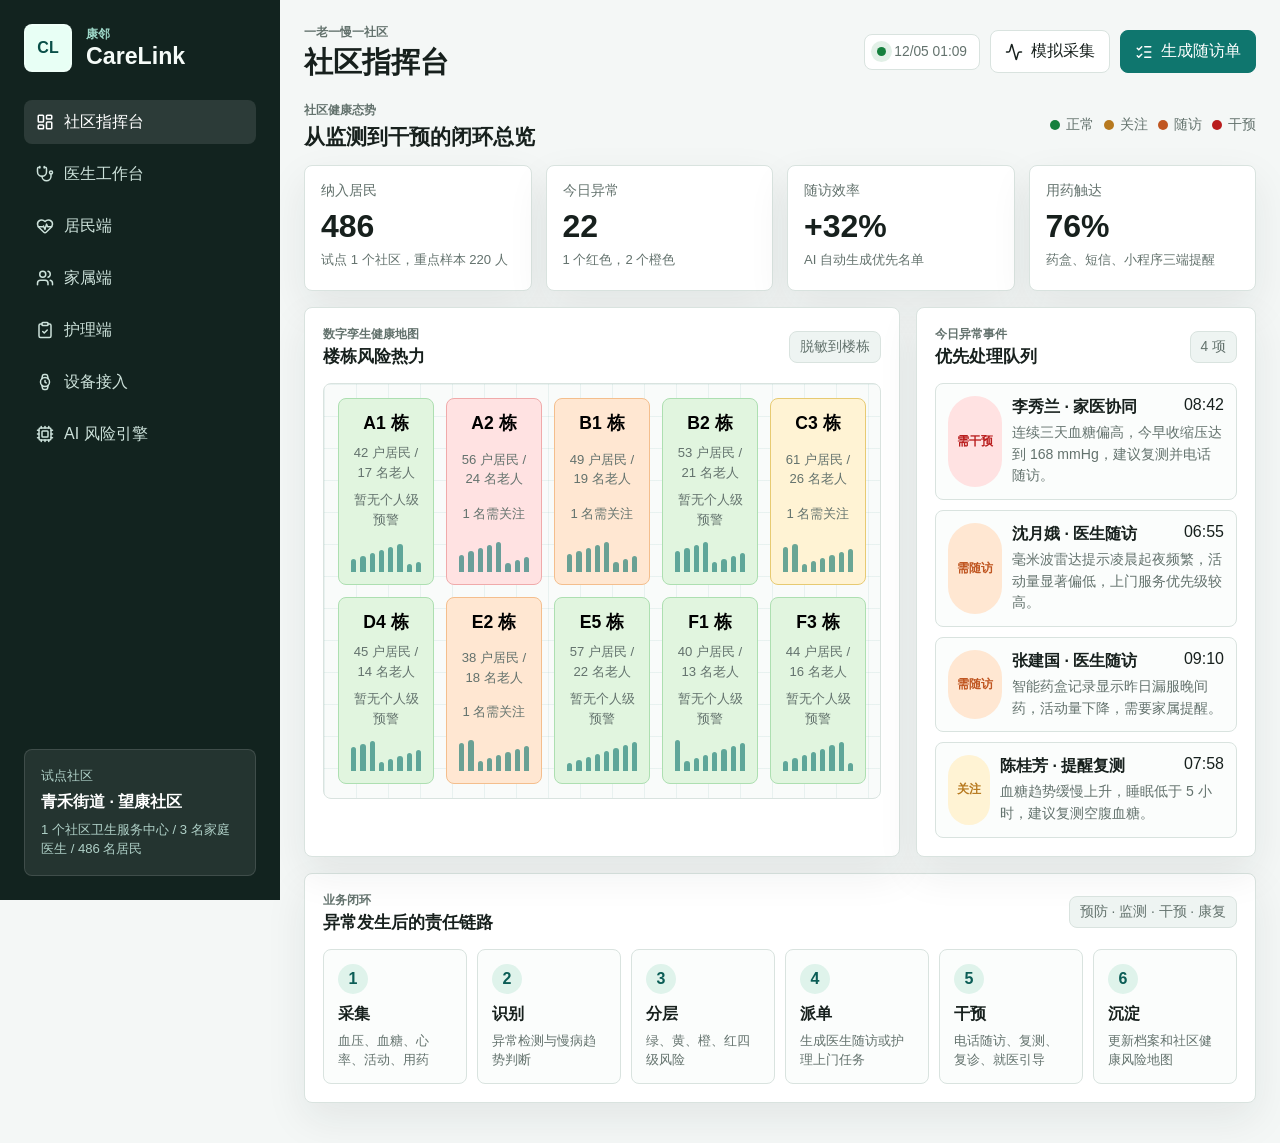
<file: index.html>
<!doctype html>
<html lang="zh-CN">
  <head>
    <meta charset="utf-8" />
    <meta name="viewport" content="width=device-width, initial-scale=1" />
    <title>康邻 CareLink - 社区智慧健康闭环平台</title>
    <link rel="stylesheet" href="./styles.css" />
    <script defer src="./vendor/lucide.min.js"></script>
    <script defer src="./app.js"></script>
  </head>
  <body>
    <div class="app-shell">
      <aside class="sidebar" aria-label="主导航">
        <div class="brand">
          <div class="brand-mark" aria-hidden="true">CL</div>
          <div>
            <p class="brand-eyebrow">康邻</p>
            <h1>CareLink</h1>
          </div>
        </div>

        <nav class="nav-list">
          <button class="nav-item is-active" type="button" data-view-target="command">
            <i data-lucide="layout-dashboard"></i><span>社区指挥台</span>
          </button>
          <button class="nav-item" type="button" data-view-target="doctor">
            <i data-lucide="stethoscope"></i><span>医生工作台</span>
          </button>
          <button class="nav-item" type="button" data-view-target="resident">
            <i data-lucide="heart-pulse"></i><span>居民端</span>
          </button>
          <button class="nav-item" type="button" data-view-target="family">
            <i data-lucide="users"></i><span>家属端</span>
          </button>
          <button class="nav-item" type="button" data-view-target="nursing">
            <i data-lucide="clipboard-check"></i><span>护理端</span>
          </button>
          <button class="nav-item" type="button" data-view-target="devices">
            <i data-lucide="watch"></i><span>设备接入</span>
          </button>
          <button class="nav-item" type="button" data-view-target="engine">
            <i data-lucide="cpu"></i><span>AI 风险引擎</span>
          </button>
        </nav>

        <div class="sidebar-panel">
          <p>试点社区</p>
          <strong>青禾街道 · 望康社区</strong>
          <span>1 个社区卫生服务中心 / 3 名家庭医生 / 486 名居民</span>
        </div>
      </aside>

      <main class="main">
        <header class="topbar">
          <div>
            <p class="section-kicker">一老一慢一社区</p>
            <h2 id="viewTitle">社区指挥台</h2>
          </div>
          <div class="topbar-actions">
            <div class="live-badge">
              <span class="pulse-dot"></span>
              <span id="clockText">实时演示</span>
            </div>
            <button class="icon-button" type="button" id="simulateBtn" aria-label="模拟采集">
              <i data-lucide="activity"></i>
              <span>模拟采集</span>
            </button>
            <button class="icon-button primary" type="button" id="taskBtn" aria-label="生成随访单">
              <i data-lucide="list-checks"></i>
              <span>生成随访单</span>
            </button>
          </div>
        </header>

        <section class="view is-active" data-view="command" aria-labelledby="commandTitle">
          <div class="view-heading">
            <div>
              <p class="section-kicker">社区健康态势</p>
              <h3 id="commandTitle">从监测到干预的闭环总览</h3>
            </div>
            <div class="risk-legend" aria-label="风险等级说明">
              <span><b class="dot green"></b>正常</span>
              <span><b class="dot yellow"></b>关注</span>
              <span><b class="dot orange"></b>随访</span>
              <span><b class="dot red"></b>干预</span>
            </div>
          </div>

          <div class="metric-grid" id="metricGrid"></div>

          <div class="dashboard-grid">
            <section class="panel map-panel">
              <div class="panel-header">
                <div>
                  <p class="section-kicker">数字孪生健康地图</p>
                  <h4>楼栋风险热力</h4>
                </div>
                <span class="panel-tag">脱敏到楼栋</span>
              </div>
              <div class="community-map" id="communityMap" aria-label="社区楼栋风险地图"></div>
            </section>

            <section class="panel">
              <div class="panel-header">
                <div>
                  <p class="section-kicker">今日异常事件</p>
                  <h4>优先处理队列</h4>
                </div>
                <span class="panel-tag" id="queueCount">0 项</span>
              </div>
              <div class="alert-list" id="alertList"></div>
            </section>
          </div>

          <section class="panel loop-panel">
            <div class="panel-header">
              <div>
                <p class="section-kicker">业务闭环</p>
                <h4>异常发生后的责任链路</h4>
              </div>
              <span class="panel-tag">预防 · 监测 · 干预 · 康复</span>
            </div>
            <div class="loop-steps" id="loopSteps"></div>
          </section>
        </section>

        <section class="view" data-view="doctor" aria-labelledby="doctorTitle">
          <div class="view-heading">
            <div>
              <p class="section-kicker">家庭医生工作台</p>
              <h3 id="doctorTitle">AI 辅助分层，医生负责干预</h3>
            </div>
            <div class="segmented" role="group" aria-label="患者筛选">
              <button type="button" class="segment is-active" data-filter="all">全部</button>
              <button type="button" class="segment" data-filter="red">红色</button>
              <button type="button" class="segment" data-filter="orange">橙色</button>
              <button type="button" class="segment" data-filter="yellow">黄色</button>
            </div>
          </div>

          <div class="doctor-grid">
            <aside class="patient-list panel" id="patientList" aria-label="居民列表"></aside>
            <section class="panel case-panel" id="casePanel"></section>
            <section class="panel task-panel">
              <div class="panel-header">
                <div>
                  <p class="section-kicker">随访任务</p>
                  <h4>今日待办</h4>
                </div>
                <span class="panel-tag" id="taskSummary">0 待处理</span>
              </div>
              <div class="task-list" id="taskList"></div>
            </section>
          </div>
        </section>

        <section class="view" data-view="resident" aria-labelledby="residentTitle">
          <div class="view-heading">
            <div>
              <p class="section-kicker">老人模式</p>
              <h3 id="residentTitle">今天是否安全，一眼看清</h3>
            </div>
            <button class="icon-button danger" type="button" id="helpBtn">
              <i data-lucide="phone-call"></i>
              <span>一键求助</span>
            </button>
          </div>

          <div class="resident-grid">
            <section class="resident-status panel" id="residentStatus"></section>
            <section class="panel">
              <div class="panel-header">
                <div>
                  <p class="section-kicker">今日事项</p>
                  <h4>服药与复测</h4>
                </div>
                <span class="panel-tag">大字模式</span>
              </div>
              <div class="large-actions" id="largeActions"></div>
            </section>
            <section class="panel vitals-panel">
              <div class="panel-header">
                <div>
                  <p class="section-kicker">健康趋势</p>
                  <h4>最近 7 次测量</h4>
                </div>
              </div>
              <div id="vitalCards" class="vital-cards"></div>
            </section>
          </div>
        </section>

        <section class="view" data-view="family" aria-labelledby="familyTitle">
          <div class="view-heading">
            <div>
              <p class="section-kicker">子女看护小程序</p>
              <h3 id="familyTitle">授权下的远程关怀</h3>
            </div>
            <button class="icon-button" type="button" id="voiceBtn">
              <i data-lucide="mic"></i>
              <span>语音问候</span>
            </button>
          </div>

          <div class="family-grid">
            <section class="panel family-summary" id="familySummary"></section>
            <section class="panel">
              <div class="panel-header">
                <div>
                  <p class="section-kicker">关怀时间线</p>
                  <h4>家属协同记录</h4>
                </div>
              </div>
              <div class="timeline" id="familyTimeline"></div>
            </section>
            <section class="panel consent-panel">
              <div class="panel-header">
                <div>
                  <p class="section-kicker">隐私授权</p>
                  <h4>最小必要、可撤回</h4>
                </div>
              </div>
              <div class="permission-list" id="permissionList"></div>
            </section>
          </div>
        </section>

        <section class="view" data-view="nursing" aria-labelledby="nursingTitle">
          <div class="view-heading">
            <div>
              <p class="section-kicker">上门护理服务</p>
              <h3 id="nursingTitle">把线上风险转成线下服务</h3>
            </div>
            <button class="icon-button primary" type="button" id="routeBtn">
              <i data-lucide="route"></i>
              <span>优化路线</span>
            </button>
          </div>

          <div class="nursing-grid">
            <section class="panel">
              <div class="panel-header">
                <div>
                  <p class="section-kicker">今日上门</p>
                  <h4>护理员任务</h4>
                </div>
              </div>
              <div class="visit-list" id="visitList"></div>
            </section>
            <section class="panel">
              <div class="panel-header">
                <div>
                  <p class="section-kicker">上门记录</p>
                  <h4>结构化采集</h4>
                </div>
              </div>
              <form class="service-form" id="serviceForm">
                <label>
                  <span>测量血压</span>
                  <input type="text" value="152/94 mmHg" />
                </label>
                <label>
                  <span>餐食情况</span>
                  <select>
                    <option>正常进食</option>
                    <option>食欲下降</option>
                    <option>需营养干预</option>
                  </select>
                </label>
                <label>
                  <span>居住环境</span>
                  <select>
                    <option>安全</option>
                    <option>地面湿滑</option>
                    <option>需适老化改造</option>
                  </select>
                </label>
                <button class="icon-button primary full" type="submit">
                  <i data-lucide="send"></i>
                  <span>提交给社区医生</span>
                </button>
              </form>
            </section>
            <section class="panel">
              <div class="panel-header">
                <div>
                  <p class="section-kicker">拍照清单</p>
                  <h4>药盒、饮食、环境</h4>
                </div>
              </div>
              <div class="photo-grid" id="photoGrid"></div>
            </section>
          </div>
        </section>

        <section class="view" data-view="devices" aria-labelledby="devicesTitle">
          <div class="view-heading">
            <div>
              <p class="section-kicker">Huawei Health Kit</p>
              <h3 id="devicesTitle">华为手表运动健康数据接入</h3>
            </div>
            <div class="topbar-actions">
              <button class="icon-button" type="button" id="huaweiSyncBtn">
                <i data-lucide="refresh-cw"></i>
                <span>读取真实数据</span>
              </button>
              <button class="icon-button primary" type="button" id="huaweiConnectBtn">
                <i data-lucide="link"></i>
                <span>模拟授权接入</span>
              </button>
            </div>
          </div>

          <div class="devices-grid">
            <section class="panel device-hero" id="deviceStatus"></section>

            <section class="panel">
              <div class="panel-header">
                <div>
                  <p class="section-kicker">可同步指标</p>
                  <h4>手表到健康档案</h4>
                </div>
                <span class="panel-tag">用户授权后读取</span>
              </div>
              <div class="device-metrics" id="deviceMetrics"></div>
            </section>

            <section class="panel">
              <div class="panel-header">
                <div>
                  <p class="section-kicker">接入链路</p>
                  <h4>从穿戴设备到风险引擎</h4>
                </div>
              </div>
              <div class="device-flow" id="huaweiFlow"></div>
            </section>

            <section class="panel">
              <div class="panel-header">
                <div>
                  <p class="section-kicker">数据映射</p>
                  <h4>CareLink 统一字段</h4>
                </div>
              </div>
              <pre class="payload-box" id="huaweiPayload"></pre>
            </section>

            <section class="panel">
              <div class="panel-header">
                <div>
                  <p class="section-kicker">落地要求</p>
                  <h4>上线前必须完成</h4>
                </div>
              </div>
              <div class="source-list" id="sourceList"></div>
            </section>
          </div>
        </section>

        <section class="view" data-view="engine" aria-labelledby="engineTitle">
          <div class="view-heading">
            <div>
              <p class="section-kicker">AI 风险引擎</p>
              <h3 id="engineTitle">不做诊断，做基层医疗分诊助手</h3>
            </div>
            <span class="compliance-badge">健康管理建议 · 医生最终确认</span>
          </div>

          <div class="engine-grid">
            <section class="panel">
              <div class="panel-header">
                <div>
                  <p class="section-kicker">模型输入</p>
                  <h4>连续居家数据</h4>
                </div>
              </div>
              <div class="input-stack" id="engineInputs"></div>
            </section>
            <section class="panel">
              <div class="panel-header">
                <div>
                  <p class="section-kicker">分层输出</p>
                  <h4>风险与服务优先级</h4>
                </div>
              </div>
              <div class="risk-output" id="riskOutput"></div>
            </section>
            <section class="panel">
              <div class="panel-header">
                <div>
                  <p class="section-kicker">合规边界</p>
                  <h4>数据安全与医疗责任</h4>
                </div>
              </div>
              <div class="compliance-list" id="complianceList"></div>
            </section>
          </div>
        </section>
      </main>
    </div>

    <div class="toast" id="toast" role="status" aria-live="polite"></div>
  </body>
</html>
</file>
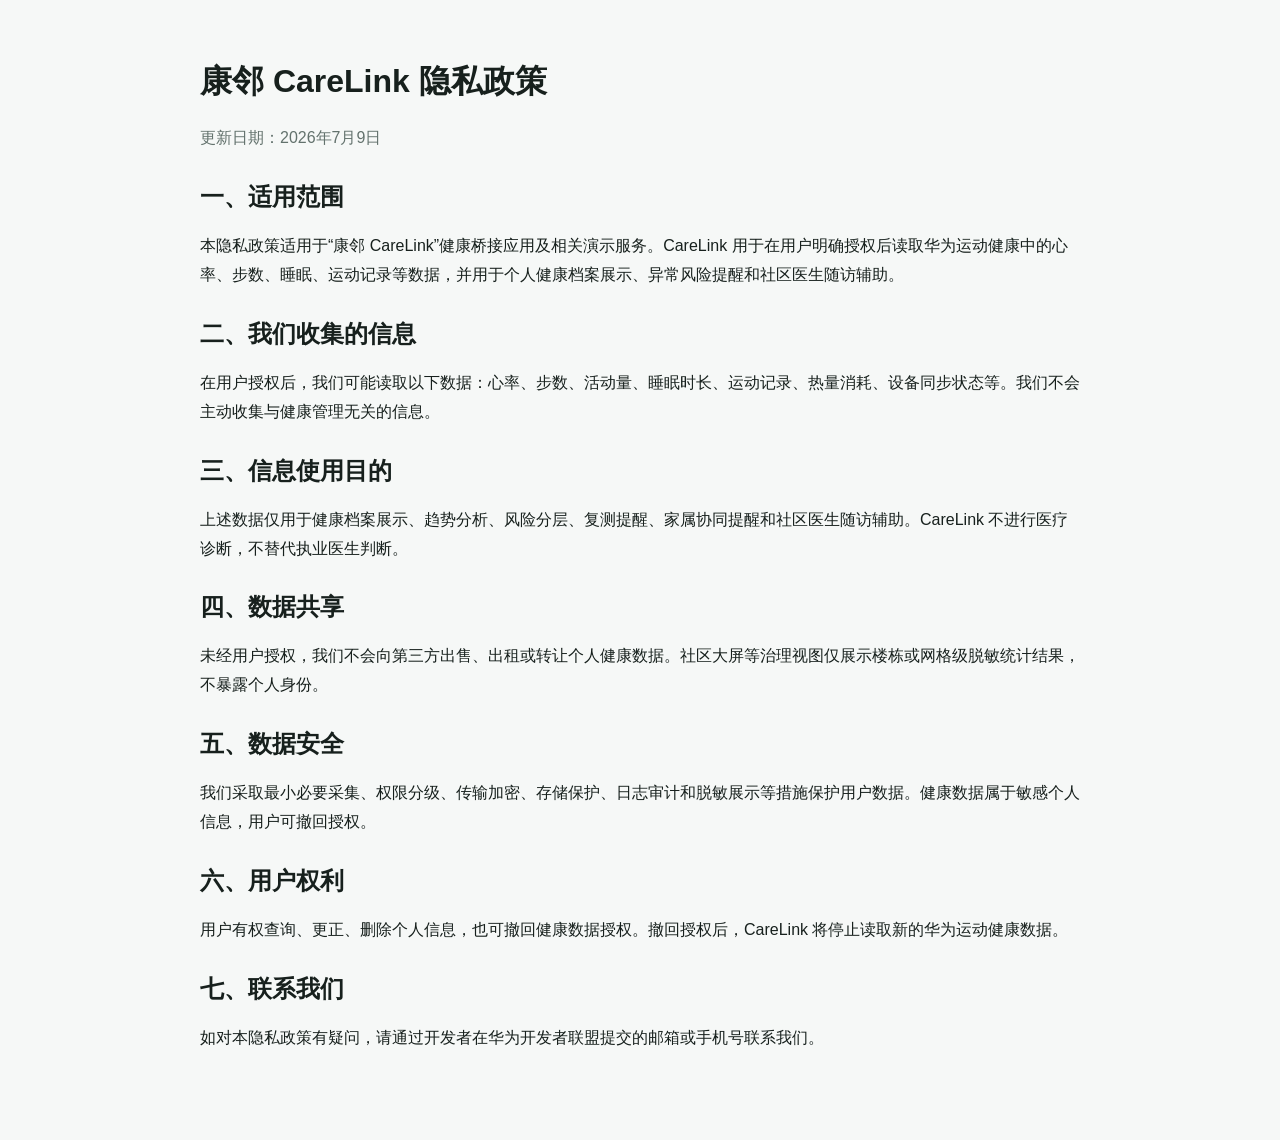
<file: legal/privacy.html>
<!doctype html>
<html lang="zh-CN">
  <head>
    <meta charset="utf-8" />
    <meta name="viewport" content="width=device-width, initial-scale=1" />
    <title>康邻 CareLink 隐私政策</title>
    <style>
      body {
        margin: 0;
        background: #f6f8f7;
        color: #17201d;
        font-family: "Microsoft YaHei", "PingFang SC", Arial, sans-serif;
        line-height: 1.8;
      }
      main {
        max-width: 880px;
        margin: 0 auto;
        padding: 40px 20px 72px;
      }
      h1,
      h2 {
        line-height: 1.3;
      }
      section {
        margin-top: 28px;
      }
      .meta {
        color: #63726d;
      }
    </style>
  </head>
  <body>
    <main>
      <h1>康邻 CareLink 隐私政策</h1>
      <p class="meta">更新日期：2026年7月9日</p>

      <section>
        <h2>一、适用范围</h2>
        <p>本隐私政策适用于“康邻 CareLink”健康桥接应用及相关演示服务。CareLink 用于在用户明确授权后读取华为运动健康中的心率、步数、睡眠、运动记录等数据，并用于个人健康档案展示、异常风险提醒和社区医生随访辅助。</p>
      </section>

      <section>
        <h2>二、我们收集的信息</h2>
        <p>在用户授权后，我们可能读取以下数据：心率、步数、活动量、睡眠时长、运动记录、热量消耗、设备同步状态等。我们不会主动收集与健康管理无关的信息。</p>
      </section>

      <section>
        <h2>三、信息使用目的</h2>
        <p>上述数据仅用于健康档案展示、趋势分析、风险分层、复测提醒、家属协同提醒和社区医生随访辅助。CareLink 不进行医疗诊断，不替代执业医生判断。</p>
      </section>

      <section>
        <h2>四、数据共享</h2>
        <p>未经用户授权，我们不会向第三方出售、出租或转让个人健康数据。社区大屏等治理视图仅展示楼栋或网格级脱敏统计结果，不暴露个人身份。</p>
      </section>

      <section>
        <h2>五、数据安全</h2>
        <p>我们采取最小必要采集、权限分级、传输加密、存储保护、日志审计和脱敏展示等措施保护用户数据。健康数据属于敏感个人信息，用户可撤回授权。</p>
      </section>

      <section>
        <h2>六、用户权利</h2>
        <p>用户有权查询、更正、删除个人信息，也可撤回健康数据授权。撤回授权后，CareLink 将停止读取新的华为运动健康数据。</p>
      </section>

      <section>
        <h2>七、联系我们</h2>
        <p>如对本隐私政策有疑问，请通过开发者在华为开发者联盟提交的邮箱或手机号联系我们。</p>
      </section>
    </main>
  </body>
</html>
</file>
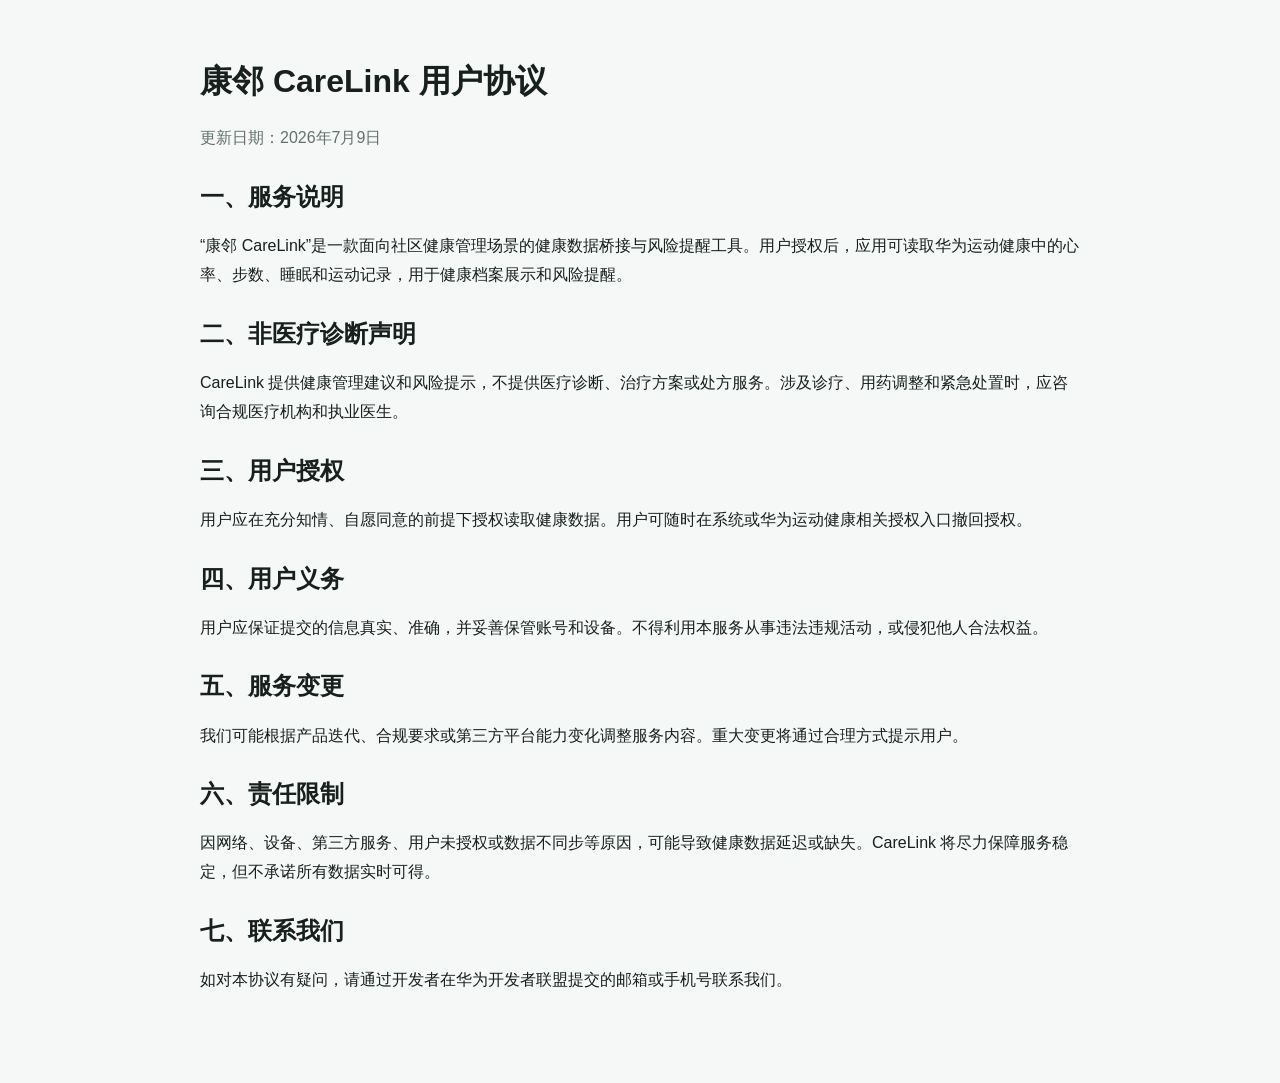
<file: legal/terms.html>
<!doctype html>
<html lang="zh-CN">
  <head>
    <meta charset="utf-8" />
    <meta name="viewport" content="width=device-width, initial-scale=1" />
    <title>康邻 CareLink 用户协议</title>
    <style>
      body {
        margin: 0;
        background: #f6f8f7;
        color: #17201d;
        font-family: "Microsoft YaHei", "PingFang SC", Arial, sans-serif;
        line-height: 1.8;
      }
      main {
        max-width: 880px;
        margin: 0 auto;
        padding: 40px 20px 72px;
      }
      h1,
      h2 {
        line-height: 1.3;
      }
      section {
        margin-top: 28px;
      }
      .meta {
        color: #63726d;
      }
    </style>
  </head>
  <body>
    <main>
      <h1>康邻 CareLink 用户协议</h1>
      <p class="meta">更新日期：2026年7月9日</p>

      <section>
        <h2>一、服务说明</h2>
        <p>“康邻 CareLink”是一款面向社区健康管理场景的健康数据桥接与风险提醒工具。用户授权后，应用可读取华为运动健康中的心率、步数、睡眠和运动记录，用于健康档案展示和风险提醒。</p>
      </section>

      <section>
        <h2>二、非医疗诊断声明</h2>
        <p>CareLink 提供健康管理建议和风险提示，不提供医疗诊断、治疗方案或处方服务。涉及诊疗、用药调整和紧急处置时，应咨询合规医疗机构和执业医生。</p>
      </section>

      <section>
        <h2>三、用户授权</h2>
        <p>用户应在充分知情、自愿同意的前提下授权读取健康数据。用户可随时在系统或华为运动健康相关授权入口撤回授权。</p>
      </section>

      <section>
        <h2>四、用户义务</h2>
        <p>用户应保证提交的信息真实、准确，并妥善保管账号和设备。不得利用本服务从事违法违规活动，或侵犯他人合法权益。</p>
      </section>

      <section>
        <h2>五、服务变更</h2>
        <p>我们可能根据产品迭代、合规要求或第三方平台能力变化调整服务内容。重大变更将通过合理方式提示用户。</p>
      </section>

      <section>
        <h2>六、责任限制</h2>
        <p>因网络、设备、第三方服务、用户未授权或数据不同步等原因，可能导致健康数据延迟或缺失。CareLink 将尽力保障服务稳定，但不承诺所有数据实时可得。</p>
      </section>

      <section>
        <h2>七、联系我们</h2>
        <p>如对本协议有疑问，请通过开发者在华为开发者联盟提交的邮箱或手机号联系我们。</p>
      </section>
    </main>
  </body>
</html>
</file>
<file: styles.css>
:root {
  --bg: #f4f7f6;
  --surface: #ffffff;
  --surface-soft: #eef4f2;
  --text: #17201d;
  --muted: #63726d;
  --line: #d9e3df;
  --teal: #0f766e;
  --teal-strong: #0b5d56;
  --mint: #dff3eb;
  --blue: #2563eb;
  --amber: #b7791f;
  --amber-soft: #fff3d4;
  --orange: #c05621;
  --orange-soft: #ffe7d2;
  --red: #b91c1c;
  --red-soft: #ffe2e2;
  --green: #15803d;
  --green-soft: #e1f5df;
  --shadow: 0 16px 42px rgba(25, 39, 34, 0.08);
  --radius: 8px;
}

* {
  box-sizing: border-box;
}

html {
  min-width: 320px;
  background: var(--bg);
  color: var(--text);
  font-family: "Microsoft YaHei", "PingFang SC", "Segoe UI", Arial, sans-serif;
  font-size: 16px;
  letter-spacing: 0;
}

body {
  margin: 0;
  min-height: 100vh;
}

button,
input,
select {
  font: inherit;
}

button {
  cursor: pointer;
}

.app-shell {
  display: grid;
  grid-template-columns: 280px minmax(0, 1fr);
  min-height: 100vh;
}

.sidebar {
  position: sticky;
  top: 0;
  height: 100vh;
  display: flex;
  flex-direction: column;
  gap: 28px;
  padding: 24px;
  background: #12231f;
  color: #f5fbf8;
}

.brand {
  display: flex;
  align-items: center;
  gap: 14px;
}

.brand-mark {
  display: grid;
  place-items: center;
  width: 48px;
  height: 48px;
  border: 2px solid rgba(255, 255, 255, 0.26);
  border-radius: var(--radius);
  background: #e8fff5;
  color: #0a4f48;
  font-weight: 800;
}

.brand-eyebrow,
.section-kicker {
  margin: 0;
  color: var(--muted);
  font-size: 0.76rem;
  font-weight: 700;
  line-height: 1.4;
}

.brand-eyebrow {
  color: #9fd9ca;
}

.brand h1,
.topbar h2,
.view-heading h3,
.panel-header h4 {
  margin: 0;
  line-height: 1.2;
}

.brand h1 {
  font-size: 1.45rem;
}

.nav-list {
  display: grid;
  gap: 8px;
}

.nav-item,
.icon-button,
.segment {
  border: 0;
  border-radius: var(--radius);
  transition:
    background 0.18s ease,
    color 0.18s ease,
    border-color 0.18s ease,
    transform 0.18s ease;
}

.nav-item {
  display: flex;
  align-items: center;
  gap: 10px;
  width: 100%;
  min-height: 44px;
  padding: 10px 12px;
  background: transparent;
  color: #cde2db;
  text-align: left;
}

.nav-item:hover,
.nav-item.is-active {
  background: rgba(255, 255, 255, 0.11);
  color: #ffffff;
}

.nav-item svg,
.icon-button svg {
  flex: 0 0 auto;
  width: 18px;
  height: 18px;
}

.sidebar-panel {
  margin-top: auto;
  padding: 16px;
  border: 1px solid rgba(255, 255, 255, 0.12);
  border-radius: var(--radius);
  background: rgba(255, 255, 255, 0.08);
}

.sidebar-panel p,
.sidebar-panel span {
  margin: 0;
  color: #afd0c7;
  font-size: 0.82rem;
  line-height: 1.5;
}

.sidebar-panel strong {
  display: block;
  margin: 6px 0;
  color: #ffffff;
  line-height: 1.4;
}

.main {
  min-width: 0;
  padding: 24px;
}

.topbar {
  display: flex;
  align-items: center;
  justify-content: space-between;
  gap: 18px;
  margin-bottom: 22px;
}

.topbar h2 {
  margin-top: 4px;
  font-size: 1.8rem;
}

.topbar-actions,
.view-heading,
.panel-header,
.risk-legend,
.segmented,
.live-badge {
  display: flex;
  align-items: center;
}

.topbar-actions {
  flex-wrap: wrap;
  justify-content: flex-end;
  gap: 10px;
}

.live-badge,
.panel-tag,
.compliance-badge {
  min-height: 36px;
  display: inline-flex;
  align-items: center;
  gap: 8px;
  padding: 8px 12px;
  border: 1px solid var(--line);
  border-radius: var(--radius);
  background: var(--surface);
  color: var(--muted);
  font-size: 0.86rem;
  white-space: nowrap;
}

.pulse-dot {
  width: 9px;
  height: 9px;
  border-radius: 999px;
  background: var(--green);
  box-shadow: 0 0 0 6px rgba(21, 128, 61, 0.12);
}

.icon-button {
  min-height: 40px;
  display: inline-flex;
  align-items: center;
  justify-content: center;
  gap: 8px;
  padding: 10px 14px;
  border: 1px solid var(--line);
  background: var(--surface);
  color: var(--text);
  white-space: nowrap;
}

.icon-button:hover {
  transform: translateY(-1px);
  border-color: #b8cac3;
}

.icon-button.primary {
  border-color: var(--teal);
  background: var(--teal);
  color: #ffffff;
}

.icon-button.danger {
  border-color: var(--red);
  background: var(--red);
  color: #ffffff;
}

.icon-button.full {
  width: 100%;
}

.view {
  display: none;
}

.view.is-active {
  display: block;
}

.view-heading {
  justify-content: space-between;
  gap: 16px;
  margin-bottom: 16px;
}

.view-heading h3 {
  margin-top: 5px;
  font-size: 1.32rem;
}

.risk-legend {
  flex-wrap: wrap;
  justify-content: flex-end;
  gap: 10px;
  color: var(--muted);
  font-size: 0.86rem;
}

.risk-legend span {
  display: inline-flex;
  align-items: center;
  gap: 6px;
}

.dot {
  width: 10px;
  height: 10px;
  display: inline-block;
  border-radius: 999px;
}

.green {
  background: var(--green);
}

.yellow {
  background: var(--amber);
}

.orange {
  background: var(--orange);
}

.red {
  background: var(--red);
}

.metric-grid {
  display: grid;
  grid-template-columns: repeat(4, minmax(0, 1fr));
  gap: 14px;
  margin-bottom: 16px;
}

.metric-card,
.panel {
  border: 1px solid var(--line);
  border-radius: var(--radius);
  background: var(--surface);
  box-shadow: var(--shadow);
}

.metric-card {
  min-height: 126px;
  padding: 16px;
}

.metric-card p {
  margin: 0;
  color: var(--muted);
  font-size: 0.86rem;
}

.metric-card strong {
  display: block;
  margin: 10px 0 8px;
  font-size: 2rem;
  line-height: 1;
}

.metric-card span {
  color: var(--muted);
  font-size: 0.82rem;
}

.dashboard-grid,
.doctor-grid,
.resident-grid,
.family-grid,
.nursing-grid,
.devices-grid,
.engine-grid {
  display: grid;
  gap: 16px;
}

.dashboard-grid {
  grid-template-columns: minmax(0, 1.35fr) minmax(340px, 0.65fr);
  margin-bottom: 16px;
}

.panel {
  min-width: 0;
  padding: 18px;
}

.panel-header {
  justify-content: space-between;
  gap: 12px;
  margin-bottom: 16px;
}

.panel-header h4 {
  margin-top: 4px;
  font-size: 1.05rem;
}

.panel-tag {
  min-height: 30px;
  padding: 6px 10px;
  background: var(--surface-soft);
}

.community-map {
  position: relative;
  display: grid;
  grid-template-columns: repeat(5, minmax(92px, 1fr));
  gap: 12px;
  min-height: 330px;
  padding: 14px;
  border: 1px solid var(--line);
  border-radius: var(--radius);
  background:
    linear-gradient(90deg, rgba(15, 118, 110, 0.07) 1px, transparent 1px),
    linear-gradient(180deg, rgba(15, 118, 110, 0.07) 1px, transparent 1px),
    #f9fbfa;
  background-size: 32px 32px;
}

.building {
  min-height: 142px;
  display: grid;
  align-content: space-between;
  gap: 8px;
  padding: 12px;
  border: 1px solid var(--line);
  border-radius: var(--radius);
  background: rgba(255, 255, 255, 0.94);
}

.building.red {
  border-color: #f0aaaa;
  background: var(--red-soft);
}

.building.orange {
  border-color: #f4be8d;
  background: var(--orange-soft);
}

.building.yellow {
  border-color: #e7ca72;
  background: var(--amber-soft);
}

.building.green {
  border-color: #addfb1;
  background: var(--green-soft);
}

.building strong,
.building span {
  display: block;
}

.building strong {
  font-size: 1.1rem;
}

.building span {
  color: var(--muted);
  font-size: 0.82rem;
  line-height: 1.5;
}

.mini-bars {
  display: grid;
  grid-template-columns: repeat(8, 1fr);
  align-items: end;
  gap: 4px;
  height: 34px;
}

.mini-bars i {
  display: block;
  min-height: 8px;
  border-radius: 3px 3px 0 0;
  background: rgba(15, 118, 110, 0.62);
}

.alert-list,
.task-list,
.visit-list,
.timeline,
.permission-list,
.input-stack,
.device-metrics,
.device-flow,
.source-list,
.compliance-list {
  display: grid;
  gap: 10px;
}

.alert-item,
.task-item,
.visit-item,
.timeline-item,
.permission-item,
.engine-input,
.device-metric,
.flow-step,
.source-item,
.compliance-item,
.patient-card,
.loop-step,
.photo-item,
.large-action,
.vital-card {
  border: 1px solid var(--line);
  border-radius: var(--radius);
  background: #fbfdfc;
}

.alert-item,
.task-item,
.visit-item,
.timeline-item,
.permission-item,
.engine-input,
.device-metric,
.flow-step,
.source-item,
.compliance-item,
.patient-card {
  padding: 12px;
}

.alert-item {
  display: grid;
  grid-template-columns: auto 1fr;
  gap: 10px;
}

.risk-pill,
.status-chip {
  display: inline-flex;
  align-items: center;
  justify-content: center;
  min-height: 28px;
  padding: 5px 9px;
  border-radius: 999px;
  font-size: 0.78rem;
  font-weight: 700;
  white-space: nowrap;
}

.risk-pill.green,
.status-chip.green {
  background: var(--green-soft);
  color: var(--green);
}

.risk-pill.yellow,
.status-chip.yellow {
  background: var(--amber-soft);
  color: var(--amber);
}

.risk-pill.orange,
.status-chip.orange {
  background: var(--orange-soft);
  color: var(--orange);
}

.risk-pill.red,
.status-chip.red {
  background: var(--red-soft);
  color: var(--red);
}

.item-title {
  display: flex;
  justify-content: space-between;
  gap: 10px;
  margin-bottom: 4px;
}

.item-title strong {
  min-width: 0;
  line-height: 1.35;
}

.item-body {
  margin: 0;
  color: var(--muted);
  font-size: 0.88rem;
  line-height: 1.55;
}

.loop-panel {
  margin-bottom: 16px;
}

.loop-steps {
  display: grid;
  grid-template-columns: repeat(6, minmax(0, 1fr));
  gap: 10px;
}

.loop-step {
  min-height: 132px;
  padding: 14px;
}

.loop-step b {
  display: grid;
  place-items: center;
  width: 30px;
  height: 30px;
  margin-bottom: 10px;
  border-radius: 999px;
  background: var(--mint);
  color: var(--teal-strong);
}

.loop-step strong {
  display: block;
  margin-bottom: 6px;
}

.loop-step p {
  margin: 0;
  color: var(--muted);
  font-size: 0.82rem;
  line-height: 1.45;
}

.segmented {
  padding: 4px;
  border: 1px solid var(--line);
  border-radius: var(--radius);
  background: var(--surface);
}

.segment {
  min-height: 32px;
  padding: 6px 12px;
  background: transparent;
  color: var(--muted);
}

.segment.is-active {
  background: var(--teal);
  color: #ffffff;
}

.doctor-grid {
  grid-template-columns: 300px minmax(0, 1fr) 380px;
  align-items: start;
}

.patient-list {
  max-height: 720px;
  overflow: auto;
}

.patient-card {
  width: 100%;
  display: block;
  margin-bottom: 10px;
  border-color: var(--line);
  color: inherit;
  text-align: left;
}

.patient-card.is-selected {
  border-color: var(--teal);
  background: var(--mint);
}

.patient-meta {
  display: flex;
  flex-wrap: wrap;
  gap: 6px;
  margin-top: 8px;
  color: var(--muted);
  font-size: 0.8rem;
}

.case-hero {
  display: grid;
  grid-template-columns: minmax(0, 1fr) auto;
  gap: 16px;
  margin-bottom: 18px;
}

.case-hero h4 {
  margin: 0 0 8px;
  font-size: 1.5rem;
}

.case-hero p {
  margin: 0;
  color: var(--muted);
  line-height: 1.5;
}

.score-ring {
  display: grid;
  place-items: center;
  width: 112px;
  height: 112px;
  border: 10px solid var(--mint);
  border-radius: 999px;
  color: var(--teal-strong);
  text-align: center;
}

.score-ring strong {
  display: block;
  font-size: 1.8rem;
  line-height: 1;
}

.case-details,
.vital-cards {
  display: grid;
  grid-template-columns: repeat(3, minmax(0, 1fr));
  gap: 10px;
}

.detail-box,
.vital-card {
  min-height: 106px;
  padding: 12px;
  border: 1px solid var(--line);
  border-radius: var(--radius);
  background: #fbfdfc;
}

.detail-box span,
.vital-card span {
  display: block;
  color: var(--muted);
  font-size: 0.82rem;
}

.detail-box strong,
.vital-card strong {
  display: block;
  margin: 8px 0;
  font-size: 1.16rem;
}

.sparkline {
  width: 100%;
  height: 34px;
}

.task-item {
  display: grid;
  gap: 10px;
}

.task-actions {
  display: flex;
  flex-wrap: wrap;
  gap: 8px;
}

.task-actions button {
  min-height: 32px;
  padding: 6px 10px;
  border: 1px solid var(--line);
  border-radius: var(--radius);
  background: var(--surface);
  color: var(--text);
}

.resident-grid {
  grid-template-columns: 1.05fr 0.95fr;
}

.resident-status {
  min-height: 334px;
  display: grid;
  align-content: center;
  gap: 18px;
  padding: 26px;
}

.resident-status h4 {
  margin: 0;
  font-size: 2.2rem;
  line-height: 1.2;
}

.resident-status p {
  margin: 0;
  color: var(--muted);
  font-size: 1.05rem;
  line-height: 1.6;
}

.status-band {
  display: inline-flex;
  width: fit-content;
  align-items: center;
  gap: 10px;
  padding: 10px 14px;
  border-radius: var(--radius);
  font-weight: 800;
}

.status-band.green {
  background: var(--green-soft);
  color: var(--green);
}

.status-band.yellow {
  background: var(--amber-soft);
  color: var(--amber);
}

.status-band.orange {
  background: var(--orange-soft);
  color: var(--orange);
}

.status-band.red {
  background: var(--red-soft);
  color: var(--red);
}

.large-actions {
  display: grid;
  gap: 12px;
}

.large-action {
  min-height: 84px;
  display: flex;
  align-items: center;
  gap: 14px;
  padding: 14px;
}

.large-action svg {
  width: 28px;
  height: 28px;
  color: var(--teal);
}

.large-action strong {
  display: block;
  font-size: 1.1rem;
}

.large-action span {
  color: var(--muted);
  font-size: 0.88rem;
}

.vitals-panel {
  grid-column: 1 / -1;
}

.family-grid,
.nursing-grid,
.devices-grid,
.engine-grid {
  grid-template-columns: repeat(3, minmax(0, 1fr));
}

.device-hero {
  grid-column: span 2;
  min-height: 310px;
  display: grid;
  align-content: center;
  gap: 18px;
  background:
    linear-gradient(135deg, rgba(15, 118, 110, 0.12), transparent 48%),
    var(--surface);
}

.device-hero h4 {
  margin: 0;
  font-size: 1.8rem;
  line-height: 1.2;
}

.device-hero p {
  max-width: 720px;
  margin: 0;
  color: var(--muted);
  line-height: 1.65;
}

.device-status-row {
  display: flex;
  flex-wrap: wrap;
  gap: 10px;
}

.device-metric {
  display: grid;
  grid-template-columns: auto minmax(0, 1fr);
  align-items: center;
  gap: 12px;
}

.device-metric svg,
.flow-step svg {
  width: 22px;
  height: 22px;
  color: var(--teal);
}

.device-metric strong,
.source-item strong {
  display: block;
  margin-bottom: 4px;
}

.device-metric span,
.source-item p {
  color: var(--muted);
  font-size: 0.88rem;
  line-height: 1.5;
}

.flow-step {
  display: grid;
  grid-template-columns: auto minmax(0, 1fr);
  gap: 12px;
  align-items: start;
}

.flow-step strong {
  display: block;
  margin-bottom: 4px;
}

.flow-step p {
  margin: 0;
  color: var(--muted);
  font-size: 0.88rem;
  line-height: 1.5;
}

.payload-box {
  min-height: 300px;
  margin: 0;
  overflow: auto;
  padding: 14px;
  border: 1px solid var(--line);
  border-radius: var(--radius);
  background: #11231f;
  color: #e8fff5;
  font-family: "Consolas", "SFMono-Regular", monospace;
  font-size: 0.86rem;
  line-height: 1.55;
  white-space: pre-wrap;
}

.source-item p {
  margin: 0;
}

.family-summary {
  min-height: 360px;
}

.family-summary h4 {
  margin: 0 0 10px;
  font-size: 1.6rem;
}

.family-summary p {
  margin: 0 0 14px;
  color: var(--muted);
  line-height: 1.55;
}

.summary-strip {
  display: grid;
  grid-template-columns: repeat(2, minmax(0, 1fr));
  gap: 10px;
}

.summary-strip div {
  min-height: 84px;
  padding: 12px;
  border: 1px solid var(--line);
  border-radius: var(--radius);
  background: #fbfdfc;
}

.summary-strip strong {
  display: block;
  margin-bottom: 6px;
  font-size: 1.2rem;
}

.timeline-item {
  display: grid;
  grid-template-columns: 84px minmax(0, 1fr);
  gap: 10px;
}

.timeline-item time {
  color: var(--muted);
  font-size: 0.82rem;
}

.permission-item {
  display: flex;
  align-items: center;
  justify-content: space-between;
  gap: 12px;
}

.toggle {
  position: relative;
  width: 46px;
  height: 26px;
  flex: 0 0 auto;
  border-radius: 999px;
  background: var(--teal);
}

.toggle::after {
  content: "";
  position: absolute;
  top: 3px;
  right: 3px;
  width: 20px;
  height: 20px;
  border-radius: 999px;
  background: #ffffff;
}

.service-form {
  display: grid;
  gap: 12px;
}

.service-form label {
  display: grid;
  gap: 6px;
  color: var(--muted);
  font-size: 0.86rem;
}

.service-form input,
.service-form select {
  width: 100%;
  min-height: 42px;
  padding: 9px 10px;
  border: 1px solid var(--line);
  border-radius: var(--radius);
  background: #ffffff;
  color: var(--text);
}

.visit-item {
  display: grid;
  gap: 8px;
}

.visit-meta {
  display: flex;
  flex-wrap: wrap;
  gap: 8px;
  color: var(--muted);
  font-size: 0.82rem;
}

.photo-grid {
  display: grid;
  grid-template-columns: repeat(2, minmax(0, 1fr));
  gap: 10px;
}

.photo-item {
  min-height: 124px;
  display: grid;
  place-items: center;
  padding: 12px;
  background:
    linear-gradient(135deg, rgba(15, 118, 110, 0.15), transparent 46%),
    #fbfdfc;
  color: var(--muted);
  text-align: center;
}

.photo-item svg {
  width: 28px;
  height: 28px;
  margin-bottom: 8px;
  color: var(--teal);
}

.engine-input {
  display: grid;
  grid-template-columns: 120px minmax(0, 1fr) 64px;
  align-items: center;
  gap: 12px;
}

.bar-track {
  height: 10px;
  overflow: hidden;
  border-radius: 999px;
  background: #e7efeb;
}

.bar-fill {
  height: 100%;
  border-radius: inherit;
  background: var(--teal);
}

.risk-output {
  display: grid;
  place-items: center;
  min-height: 310px;
  text-align: center;
}

.risk-output strong {
  display: block;
  margin: 10px 0;
  font-size: 3.2rem;
}

.risk-output p {
  max-width: 420px;
  margin: 0 auto;
  color: var(--muted);
  line-height: 1.6;
}

.compliance-item strong {
  display: block;
  margin-bottom: 6px;
}

.compliance-item p {
  margin: 0;
  color: var(--muted);
  font-size: 0.88rem;
  line-height: 1.55;
}

.toast {
  position: fixed;
  right: 24px;
  bottom: 24px;
  z-index: 20;
  max-width: 360px;
  padding: 12px 14px;
  border: 1px solid var(--line);
  border-radius: var(--radius);
  background: #12231f;
  color: #ffffff;
  box-shadow: var(--shadow);
  opacity: 0;
  pointer-events: none;
  transform: translateY(10px);
  transition:
    opacity 0.2s ease,
    transform 0.2s ease;
}

.toast.is-visible {
  opacity: 1;
  transform: translateY(0);
}

@media (max-width: 1240px) {
  .doctor-grid,
  .dashboard-grid,
  .family-grid,
  .nursing-grid,
  .devices-grid,
  .engine-grid {
    grid-template-columns: 1fr 1fr;
  }

  .doctor-grid .task-panel,
  .family-grid .consent-panel,
  .nursing-grid .panel:nth-child(3),
  .devices-grid .panel,
  .engine-grid .panel:nth-child(3) {
    grid-column: 1 / -1;
  }

  .loop-steps {
    grid-template-columns: repeat(3, minmax(0, 1fr));
  }
}

@media (max-width: 980px) {
  .app-shell {
    grid-template-columns: 1fr;
  }

  .sidebar {
    position: static;
    height: auto;
  }

  .nav-list {
    grid-template-columns: repeat(3, minmax(0, 1fr));
  }

  .metric-grid,
  .dashboard-grid,
  .doctor-grid,
  .resident-grid,
  .family-grid,
  .nursing-grid,
  .devices-grid,
  .engine-grid,
  .case-details,
  .vital-cards {
    grid-template-columns: 1fr;
  }

  .community-map {
    grid-template-columns: repeat(2, minmax(0, 1fr));
  }

  .case-hero {
    grid-template-columns: 1fr;
  }
}

@media (max-width: 680px) {
  .main,
  .sidebar {
    padding: 16px;
  }

  .topbar,
  .view-heading,
  .panel-header {
    align-items: flex-start;
    flex-direction: column;
  }

  .topbar-actions {
    justify-content: flex-start;
  }

  .nav-list,
  .metric-grid,
  .loop-steps,
  .community-map,
  .photo-grid,
  .summary-strip {
    grid-template-columns: 1fr;
  }

  .risk-legend {
    justify-content: flex-start;
  }

  .icon-button,
  .live-badge {
    width: 100%;
  }

  .engine-input,
  .timeline-item {
    grid-template-columns: 1fr;
  }
}
</file>
